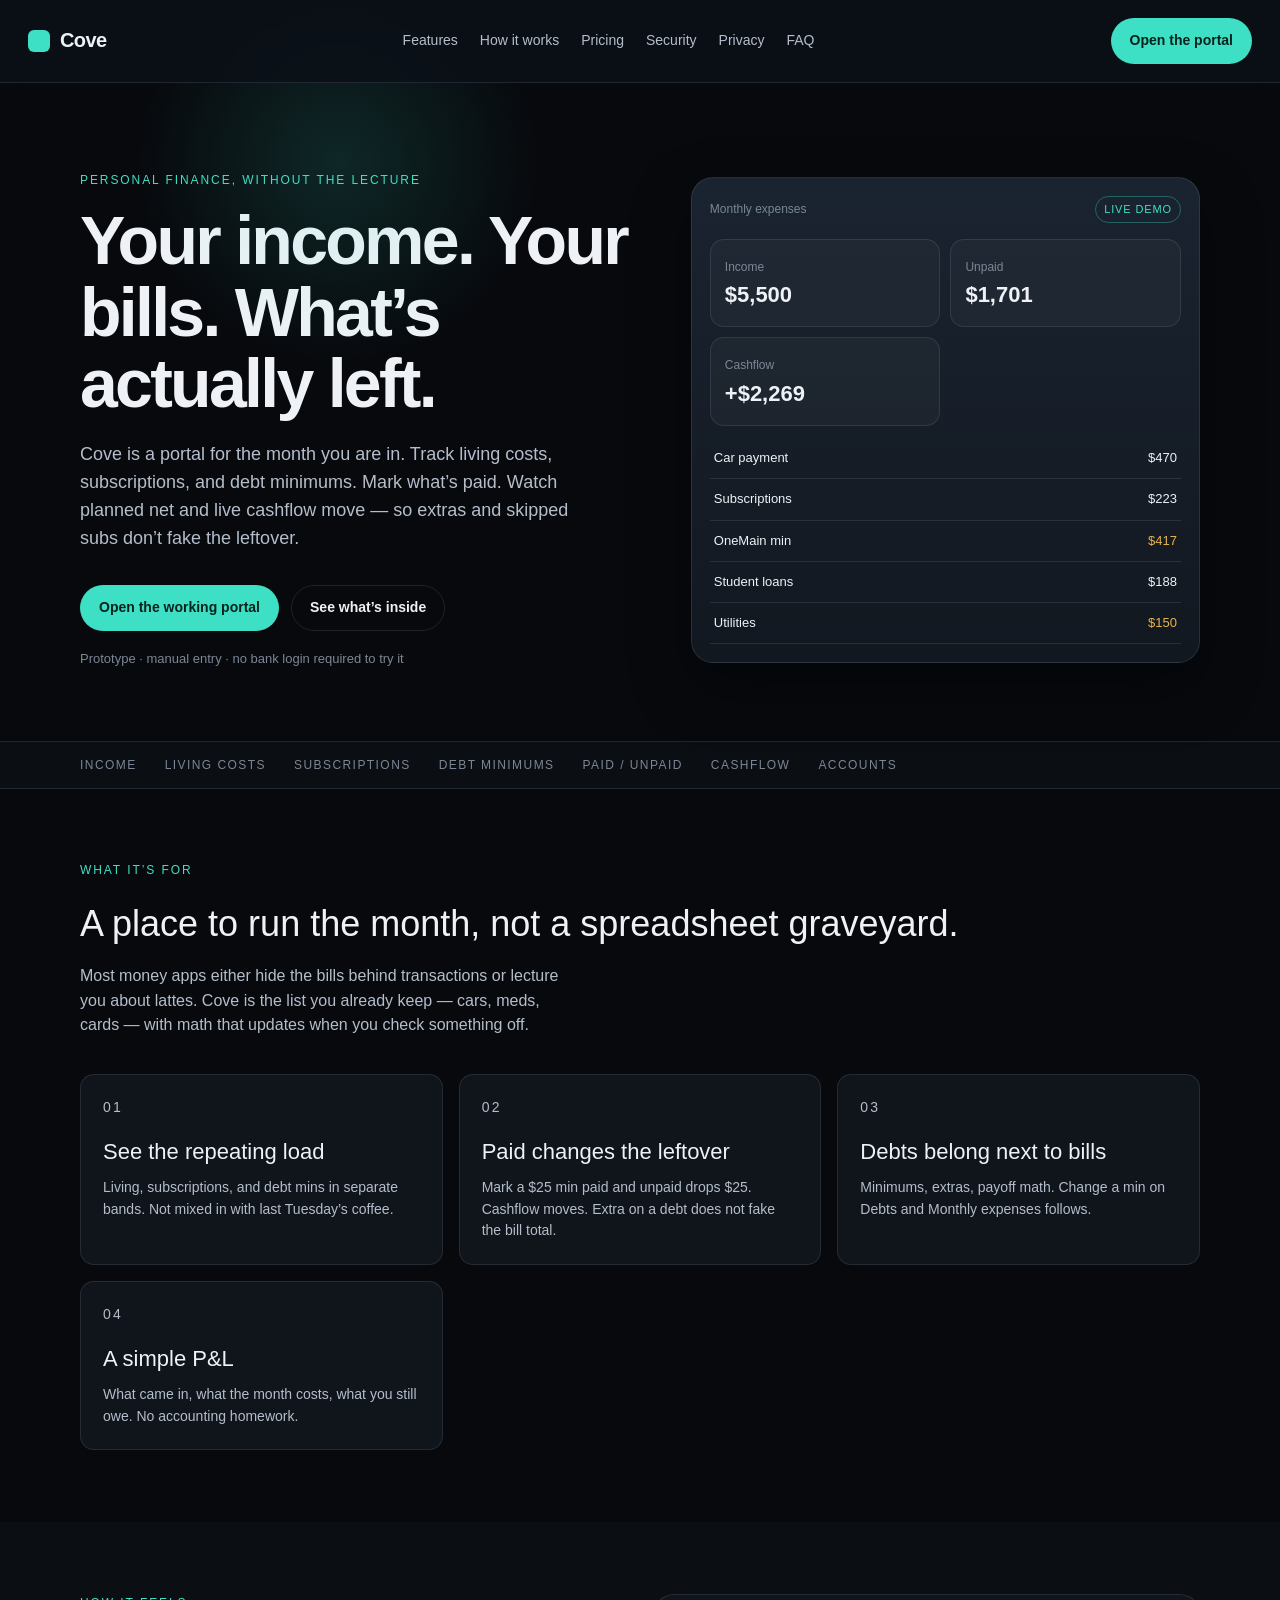
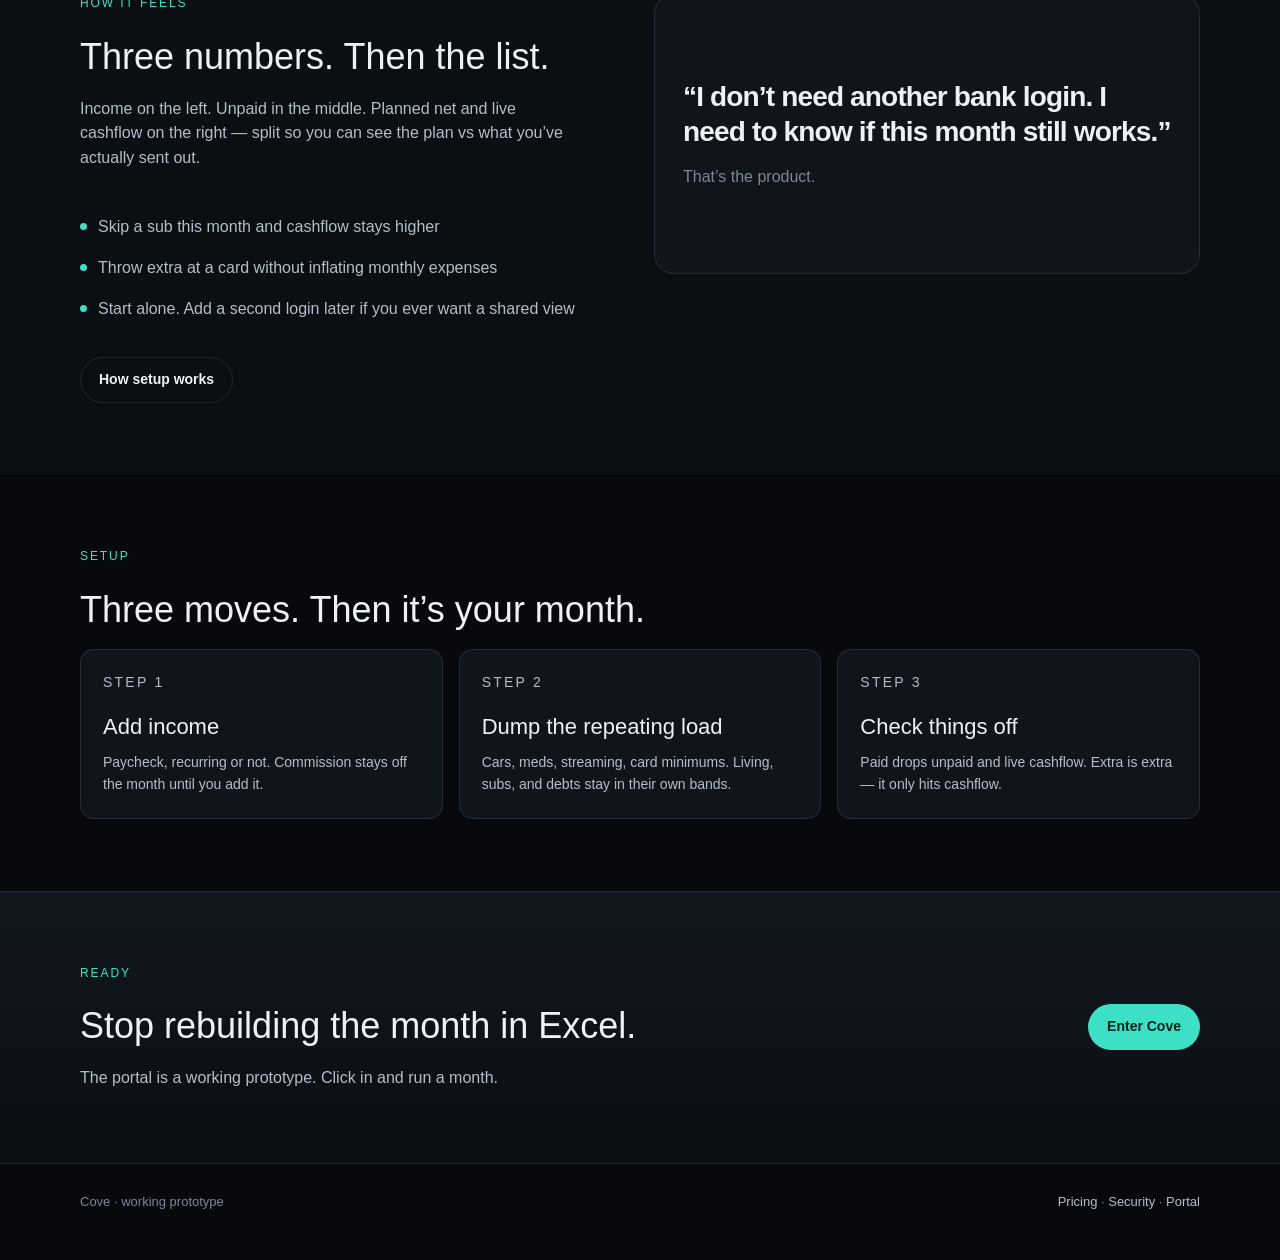
<file: index.html>
<!DOCTYPE html>
<html lang="en">
<head>
  <meta charset="UTF-8" />
  <meta name="viewport" content="width=device-width, initial-scale=1.0" />
  <title>Cove — See the month before it spends you</title>
  <link rel="stylesheet" href="css/style.css" />
</head>
<body>
  <header class="nav">
    <a class="brand" href="index.html"><span class="mark"></span>Cove</a>
    <nav class="nav-links">
      <a href="features.html">Features</a>
      <a href="how-it-works.html">How it works</a>
      <a href="pricing.html">Pricing</a>
      <a href="security.html">Security</a>
      <a href="privacy.html">Privacy</a>
      <a href="faq.html">FAQ</a>
    </nav>
    <a class="btn btn-copper" href="portal/index.html">Open the portal</a>
  </header>

  <main>
    <section class="hero hero-glow">
      <div class="wrap hero-grid">
        <div>
          <p class="eyebrow">Personal finance, without the lecture</p>
          <h1>Your income. Your bills. What’s actually left.</h1>
          <p class="lead">Cove is a portal for the month you are in. Track living costs, subscriptions, and debt minimums. Mark what’s paid. Watch planned net and live cashflow move — so extras and skipped subs don’t fake the leftover.</p>
          <div class="hero-actions">
            <a class="btn btn-copper" href="portal/index.html">Open the working portal</a>
            <a class="btn btn-ghost" href="features.html">See what’s inside</a>
          </div>
          <p class="hero-fine">Prototype · manual entry · no bank login required to try it</p>
        </div>
        <aside class="preview" aria-hidden="true">
          <div class="preview-top">
            <span>Monthly expenses</span>
            <span class="pill">Live demo</span>
          </div>
          <div class="stat-row stat-row-3">
            <div class="stat"><span>Income</span><b>$5,500</b></div>
            <div class="stat"><span>Unpaid</span><b>$1,701</b></div>
            <div class="stat"><span>Cashflow</span><b>+$2,269</b></div>
          </div>
          <div class="mini-list">
            <div class="mini-item"><span>Car payment</span><span>$470</span></div>
            <div class="mini-item"><span>Subscriptions</span><span>$223</span></div>
            <div class="mini-item"><span>OneMain min</span><span class="warn">$417</span></div>
            <div class="mini-item"><span>Student loans</span><span>$188</span></div>
            <div class="mini-item"><span>Utilities</span><span class="unpaid">$150</span></div>
          </div>
        </aside>
      </div>
    </section>

    <div class="ticker">
      <div class="wrap ticker-row">
        <span>Income</span>
        <span>Living costs</span>
        <span>Subscriptions</span>
        <span>Debt minimums</span>
        <span>Paid / unpaid</span>
        <span>Cashflow</span>
        <span>Accounts</span>
      </div>
    </div>

    <section>
      <div class="wrap">
        <p class="eyebrow">What it’s for</p>
        <h2 class="section-title">A place to run the month, not a spreadsheet graveyard.</h2>
        <p class="sub">Most money apps either hide the bills behind transactions or lecture you about lattes. Cove is the list you already keep — cars, meds, cards — with math that updates when you check something off.</p>
        <div class="cards cards-4">
          <article class="card">
            <p class="eyebrow">01</p>
            <h3>See the repeating load</h3>
            <p>Living, subscriptions, and debt mins in separate bands. Not mixed in with last Tuesday’s coffee.</p>
          </article>
          <article class="card">
            <p class="eyebrow">02</p>
            <h3>Paid changes the leftover</h3>
            <p>Mark a $25 min paid and unpaid drops $25. Cashflow moves. Extra on a debt does not fake the bill total.</p>
          </article>
          <article class="card">
            <p class="eyebrow">03</p>
            <h3>Debts belong next to bills</h3>
            <p>Minimums, extras, payoff math. Change a min on Debts and Monthly expenses follows.</p>
          </article>
          <article class="card">
            <p class="eyebrow">04</p>
            <h3>A simple P&amp;L</h3>
            <p>What came in, what the month costs, what you still owe. No accounting homework.</p>
          </article>
        </div>
      </div>
    </section>

    <section class="alt">
      <div class="wrap split">
        <div>
          <p class="eyebrow">How it feels</p>
          <h2 class="section-title">Three numbers. Then the list.</h2>
          <p class="sub">Income on the left. Unpaid in the middle. Planned net and live cashflow on the right — split so you can see the plan vs what you’ve actually sent out.</p>
          <ul class="checks">
            <li>Skip a sub this month and cashflow stays higher</li>
            <li>Throw extra at a card without inflating monthly expenses</li>
            <li>Start alone. Add a second login later if you ever want a shared view</li>
          </ul>
          <a class="btn btn-ghost" href="how-it-works.html">How setup works</a>
        </div>
        <div class="panel quote-panel">
          <p class="quote">“I don’t need another bank login. I need to know if this month still works.”</p>
          <p class="quote-meta">That’s the product.</p>
        </div>
      </div>
    </section>

    <section>
      <div class="wrap">
        <p class="eyebrow">Setup</p>
        <h2 class="section-title">Three moves. Then it’s your month.</h2>
        <div class="cards">
          <article class="card">
            <p class="eyebrow">Step 1</p>
            <h3>Add income</h3>
            <p>Paycheck, recurring or not. Commission stays off the month until you add it.</p>
          </article>
          <article class="card">
            <p class="eyebrow">Step 2</p>
            <h3>Dump the repeating load</h3>
            <p>Cars, meds, streaming, card minimums. Living, subs, and debts stay in their own bands.</p>
          </article>
          <article class="card">
            <p class="eyebrow">Step 3</p>
            <h3>Check things off</h3>
            <p>Paid drops unpaid and live cashflow. Extra is extra — it only hits cashflow.</p>
          </article>
        </div>
      </div>
    </section>

    <section class="cta-band">
      <div class="wrap cta-inner">
        <div>
          <p class="eyebrow">Ready</p>
          <h2 class="section-title">Stop rebuilding the month in Excel.</h2>
          <p class="sub" style="margin-bottom:0">The portal is a working prototype. Click in and run a month.</p>
        </div>
        <a class="btn btn-copper" href="portal/index.html">Enter Cove</a>
      </div>
    </section>
  </main>

  <footer>
    <div class="wrap foot">
      <span>Cove · working prototype</span>
      <div>
        <a href="pricing.html">Pricing</a> ·
        <a href="security.html">Security</a> ·
        <a href="portal/index.html">Portal</a>
      </div>
    </div>
  </footer>
</body>
</html>
</file>
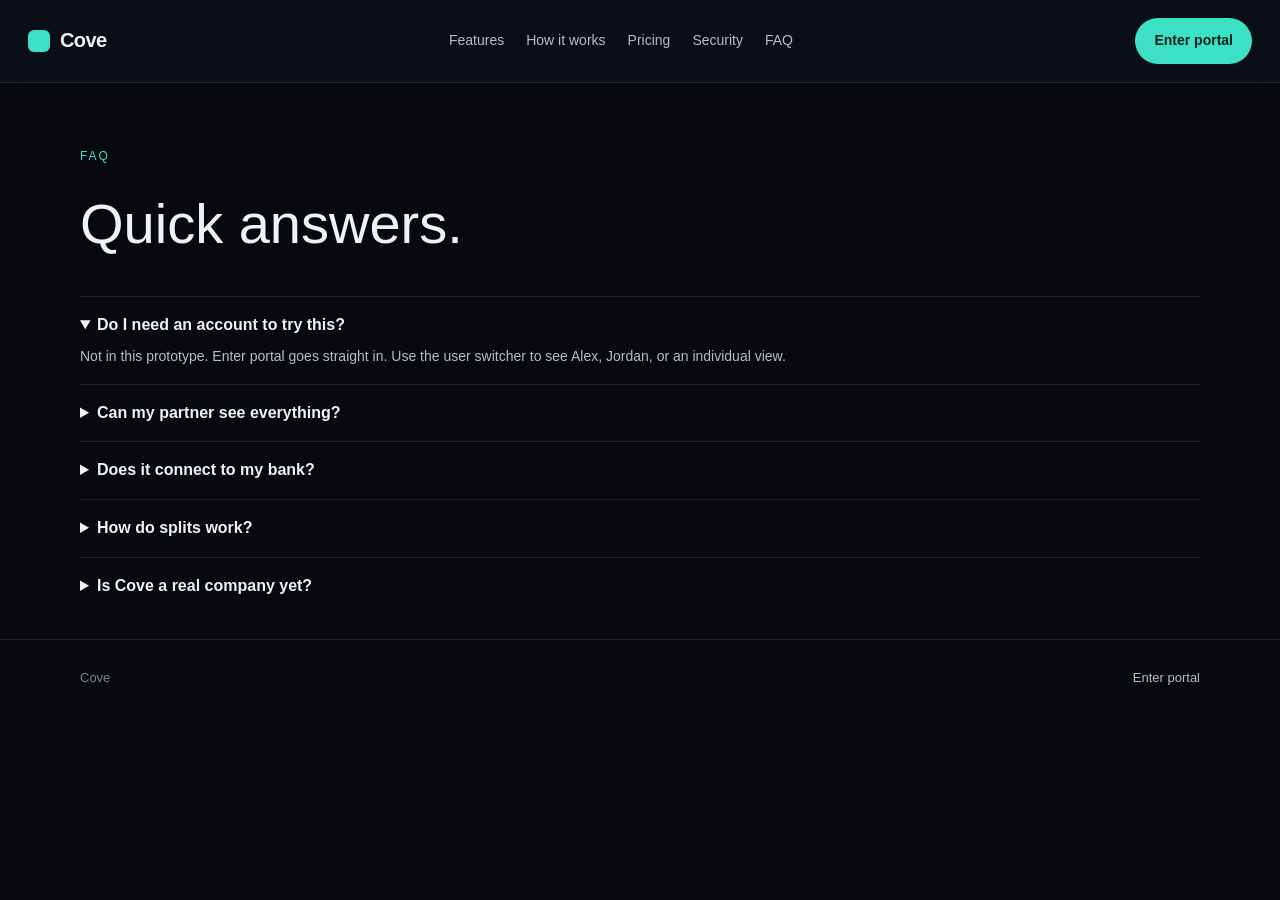
<file: faq.html>
<!DOCTYPE html>
<html lang="en">
<head>
  <meta charset="UTF-8" />
  <meta name="viewport" content="width=device-width, initial-scale=1.0" />
  <title>FAQ — Cove</title>
  <link rel="stylesheet" href="css/style.css" />
</head>
<body>
  <header class="nav">
    <a class="brand" href="index.html"><span class="mark"></span>Cove</a>
    <nav class="nav-links">
      <a href="features.html">Features</a>
      <a href="how-it-works.html">How it works</a>
      <a href="pricing.html">Pricing</a>
      <a href="security.html">Security</a>
      <a href="faq.html">FAQ</a>
    </nav>
    <a class="btn btn-copper" href="portal/index.html">Enter portal</a>
  </header>
  <main class="wrap page-hero">
    <p class="eyebrow">FAQ</p>
    <h1>Quick answers.</h1>
    <div class="faq" style="margin-top:28px">
      <details open>
        <summary>Do I need an account to try this?</summary>
        <p>Not in this prototype. Enter portal goes straight in. Use the user switcher to see Alex, Jordan, or an individual view.</p>
      </details>
      <details>
        <summary>Can my partner see everything?</summary>
        <p>Shared items and visible personal accounts, yes. Hide any personal account so it stays off their screen.</p>
      </details>
      <details>
        <summary>Does it connect to my bank?</summary>
        <p>Not in v1. Everything is manual. Bank linking would only happen later through a third-party aggregator — never by typing bank passwords into Cove.</p>
      </details>
      <details>
        <summary>How do splits work?</summary>
        <p>Default 50/50. Change the percent or assign who pays. Settle-up keeps a running balance.</p>
      </details>
      <details>
        <summary>Is Cove a real company yet?</summary>
        <p>This is a working product draft so you can click through the idea and change it.</p>
      </details>
    </div>
  </main>
  <footer><div class="wrap foot"><span>Cove</span><a href="portal/index.html">Enter portal</a></div></footer>
</body>
</html>
</file>
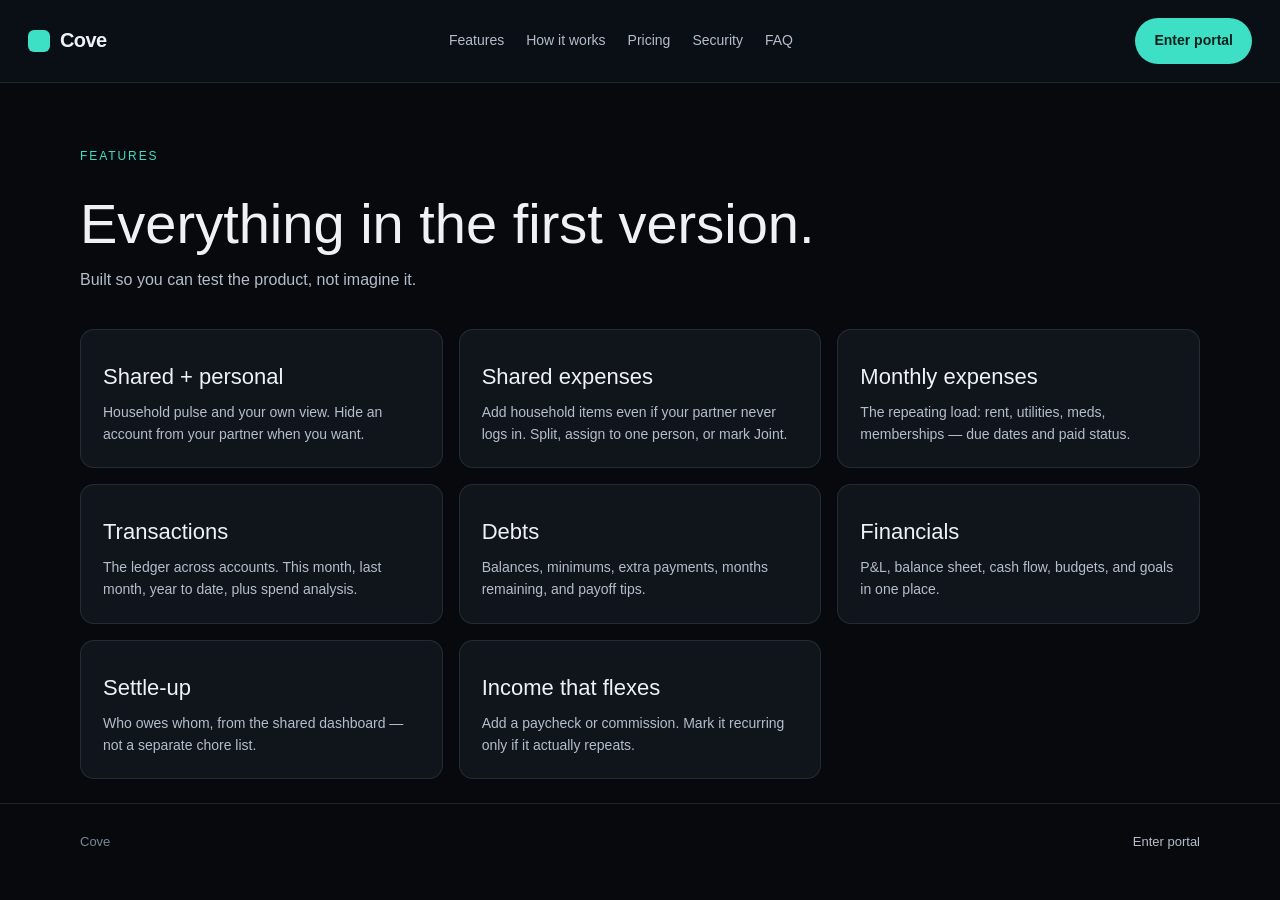
<file: features.html>
<!DOCTYPE html>
<html lang="en">
<head>
  <meta charset="UTF-8" />
  <meta name="viewport" content="width=device-width, initial-scale=1.0" />
  <title>Features — Cove</title>
  <link rel="stylesheet" href="css/style.css" />
</head>
<body>
  <header class="nav">
    <a class="brand" href="index.html"><span class="mark"></span>Cove</a>
    <nav class="nav-links">
      <a href="features.html">Features</a>
      <a href="how-it-works.html">How it works</a>
      <a href="pricing.html">Pricing</a>
      <a href="security.html">Security</a>
      <a href="faq.html">FAQ</a>
    </nav>
    <a class="btn btn-copper" href="portal/index.html">Enter portal</a>
  </header>
  <main class="wrap page-hero">
    <p class="eyebrow">Features</p>
    <h1>Everything in the first version.</h1>
    <p class="sub">Built so you can test the product, not imagine it.</p>
    <div class="cards" style="margin-top:32px">
      <article class="card"><h3>Shared + personal</h3><p>Household pulse and your own view. Hide an account from your partner when you want.</p></article>
      <article class="card"><h3>Shared expenses</h3><p>Add household items even if your partner never logs in. Split, assign to one person, or mark Joint.</p></article>
      <article class="card"><h3>Monthly expenses</h3><p>The repeating load: rent, utilities, meds, memberships — due dates and paid status.</p></article>
      <article class="card"><h3>Transactions</h3><p>The ledger across accounts. This month, last month, year to date, plus spend analysis.</p></article>
      <article class="card"><h3>Debts</h3><p>Balances, minimums, extra payments, months remaining, and payoff tips.</p></article>
      <article class="card"><h3>Financials</h3><p>P&L, balance sheet, cash flow, budgets, and goals in one place.</p></article>
      <article class="card"><h3>Settle-up</h3><p>Who owes whom, from the shared dashboard — not a separate chore list.</p></article>
      <article class="card"><h3>Income that flexes</h3><p>Add a paycheck or commission. Mark it recurring only if it actually repeats.</p></article>
    </div>
  </main>
  <footer><div class="wrap foot"><span>Cove</span><a href="portal/index.html">Enter portal</a></div></footer>
</body>
</html>
</file>
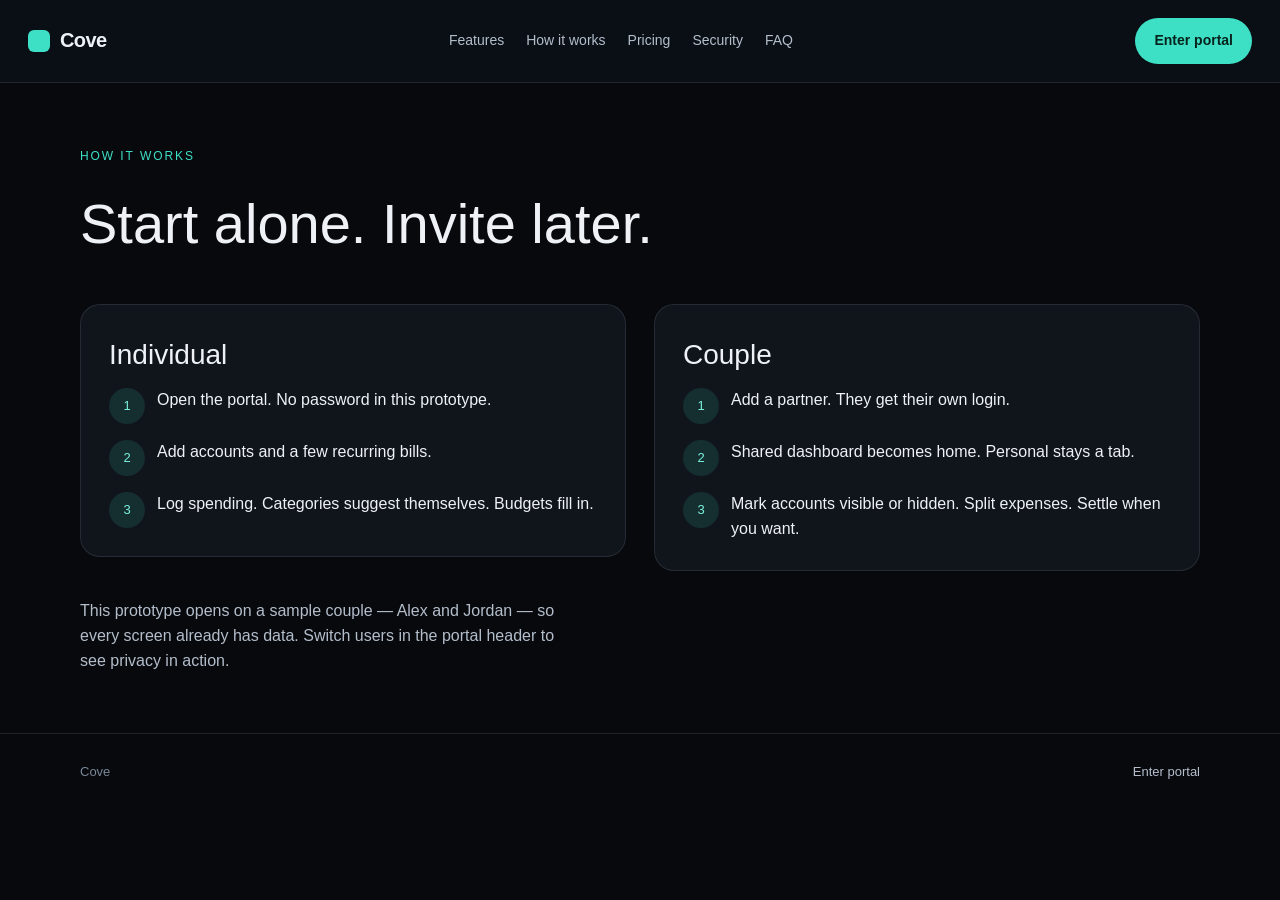
<file: how-it-works.html>
<!DOCTYPE html>
<html lang="en">
<head>
  <meta charset="UTF-8" />
  <meta name="viewport" content="width=device-width, initial-scale=1.0" />
  <title>How it works — Cove</title>
  <link rel="stylesheet" href="css/style.css" />
</head>
<body>
  <header class="nav">
    <a class="brand" href="index.html"><span class="mark"></span>Cove</a>
    <nav class="nav-links">
      <a href="features.html">Features</a>
      <a href="how-it-works.html">How it works</a>
      <a href="pricing.html">Pricing</a>
      <a href="security.html">Security</a>
      <a href="faq.html">FAQ</a>
    </nav>
    <a class="btn btn-copper" href="portal/index.html">Enter portal</a>
  </header>
  <main class="wrap page-hero">
    <p class="eyebrow">How it works</p>
    <h1>Start alone. Invite later.</h1>
    <div class="split" style="margin-top:36px">
      <div class="panel">
        <h2 class="section-title" style="font-size:28px">Individual</h2>
        <div class="steps">
          <div class="step"><div class="num">1</div><p>Open the portal. No password in this prototype.</p></div>
          <div class="step"><div class="num">2</div><p>Add accounts and a few recurring bills.</p></div>
          <div class="step"><div class="num">3</div><p>Log spending. Categories suggest themselves. Budgets fill in.</p></div>
        </div>
      </div>
      <div class="panel">
        <h2 class="section-title" style="font-size:28px">Couple</h2>
        <div class="steps">
          <div class="step"><div class="num">1</div><p>Add a partner. They get their own login.</p></div>
          <div class="step"><div class="num">2</div><p>Shared dashboard becomes home. Personal stays a tab.</p></div>
          <div class="step"><div class="num">3</div><p>Mark accounts visible or hidden. Split expenses. Settle when you want.</p></div>
        </div>
      </div>
    </div>
    <p class="sub" style="margin-top:28px">This prototype opens on a sample couple — Alex and Jordan — so every screen already has data. Switch users in the portal header to see privacy in action.</p>
  </main>
  <footer><div class="wrap foot"><span>Cove</span><a href="portal/index.html">Enter portal</a></div></footer>
</body>
</html>
</file>
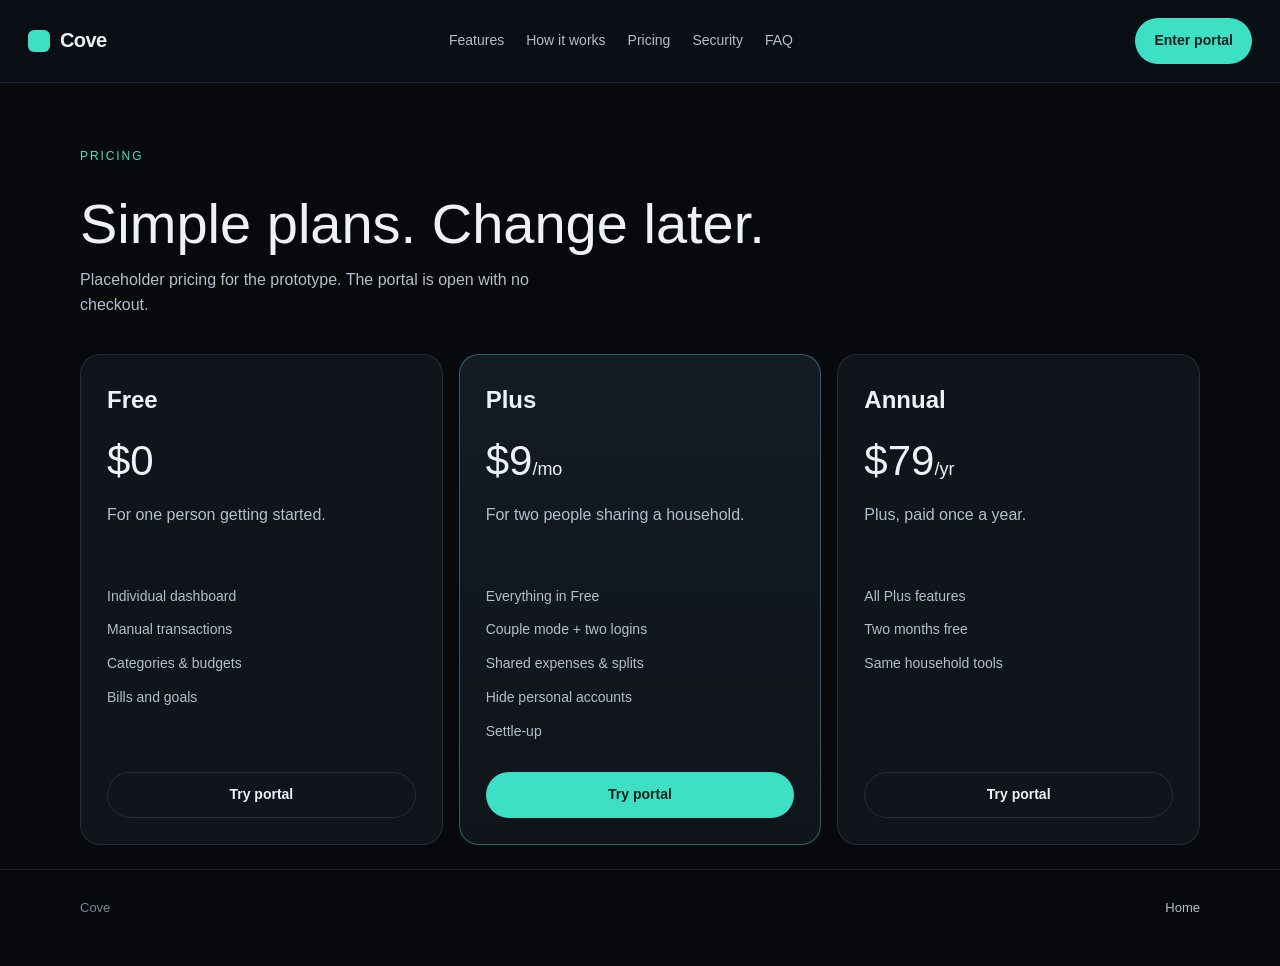
<file: pricing.html>
<!DOCTYPE html>
<html lang="en">
<head>
  <meta charset="UTF-8" />
  <meta name="viewport" content="width=device-width, initial-scale=1.0" />
  <title>Pricing — Cove</title>
  <link rel="stylesheet" href="css/style.css" />
</head>
<body>
  <header class="nav">
    <a class="brand" href="index.html"><span class="mark"></span>Cove</a>
    <nav class="nav-links">
      <a href="features.html">Features</a>
      <a href="how-it-works.html">How it works</a>
      <a href="pricing.html">Pricing</a>
      <a href="security.html">Security</a>
      <a href="faq.html">FAQ</a>
    </nav>
    <a class="btn btn-copper" href="portal/index.html">Enter portal</a>
  </header>
  <main class="wrap page-hero">
    <p class="eyebrow">Pricing</p>
    <h1>Simple plans. Change later.</h1>
    <p class="sub">Placeholder pricing for the prototype. The portal is open with no checkout.</p>
    <div class="price-grid" style="margin-top:36px">
      <article class="price">
        <h3>Free</h3>
        <div class="amt">$0</div>
        <p class="sub">For one person getting started.</p>
        <ul>
          <li>Individual dashboard</li>
          <li>Manual transactions</li>
          <li>Categories & budgets</li>
          <li>Bills and goals</li>
        </ul>
        <a class="btn btn-ghost" href="portal/index.html">Try portal</a>
      </article>
      <article class="price featured">
        <h3>Plus</h3>
        <div class="amt">$9<span style="font-size:18px">/mo</span></div>
        <p class="sub">For two people sharing a household.</p>
        <ul>
          <li>Everything in Free</li>
          <li>Couple mode + two logins</li>
          <li>Shared expenses & splits</li>
          <li>Hide personal accounts</li>
          <li>Settle-up</li>
        </ul>
        <a class="btn btn-copper" href="portal/index.html">Try portal</a>
      </article>
      <article class="price">
        <h3>Annual</h3>
        <div class="amt">$79<span style="font-size:18px">/yr</span></div>
        <p class="sub">Plus, paid once a year.</p>
        <ul>
          <li>All Plus features</li>
          <li>Two months free</li>
          <li>Same household tools</li>
        </ul>
        <a class="btn btn-ghost" href="portal/index.html">Try portal</a>
      </article>
    </div>
  </main>
  <footer><div class="wrap foot"><span>Cove</span><a href="index.html">Home</a></div></footer>
</body>
</html>
</file>
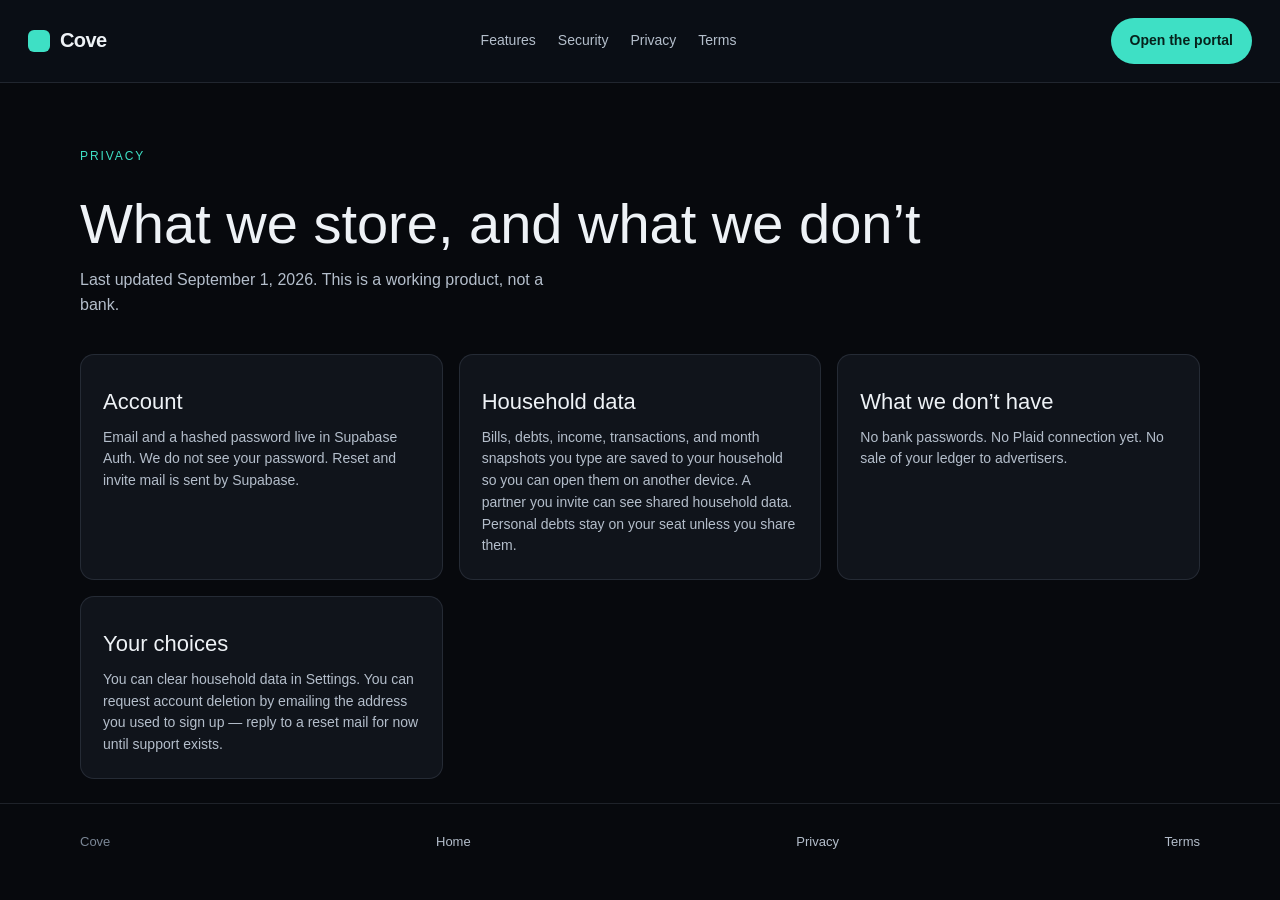
<file: privacy.html>
<!DOCTYPE html>
<html lang="en">
<head>
  <meta charset="UTF-8" />
  <meta name="viewport" content="width=device-width, initial-scale=1.0" />
  <title>Privacy — Cove</title>
  <link rel="stylesheet" href="css/style.css" />
</head>
<body>
  <header class="nav">
    <a class="brand" href="index.html"><span class="mark"></span>Cove</a>
    <nav class="nav-links">
      <a href="features.html">Features</a>
      <a href="security.html">Security</a>
      <a href="privacy.html">Privacy</a>
      <a href="terms.html">Terms</a>
    </nav>
    <a class="btn btn-copper" href="portal/index.html">Open the portal</a>
  </header>
  <main class="wrap page-hero">
    <p class="eyebrow">Privacy</p>
    <h1>What we store, and what we don’t</h1>
    <p class="sub">Last updated September 1, 2026. This is a working product, not a bank.</p>
    <div class="cards" style="margin-top:28px">
      <article class="card">
        <h3>Account</h3>
        <p>Email and a hashed password live in Supabase Auth. We do not see your password. Reset and invite mail is sent by Supabase.</p>
      </article>
      <article class="card">
        <h3>Household data</h3>
        <p>Bills, debts, income, transactions, and month snapshots you type are saved to your household so you can open them on another device. A partner you invite can see shared household data. Personal debts stay on your seat unless you share them.</p>
      </article>
      <article class="card">
        <h3>What we don’t have</h3>
        <p>No bank passwords. No Plaid connection yet. No sale of your ledger to advertisers.</p>
      </article>
      <article class="card">
        <h3>Your choices</h3>
        <p>You can clear household data in Settings. You can request account deletion by emailing the address you used to sign up — reply to a reset mail for now until support exists.</p>
      </article>
    </div>
  </main>
  <footer><div class="wrap foot"><span>Cove</span><a href="index.html">Home</a><a href="privacy.html">Privacy</a><a href="terms.html">Terms</a></div></footer>
</body>
</html>
</file>
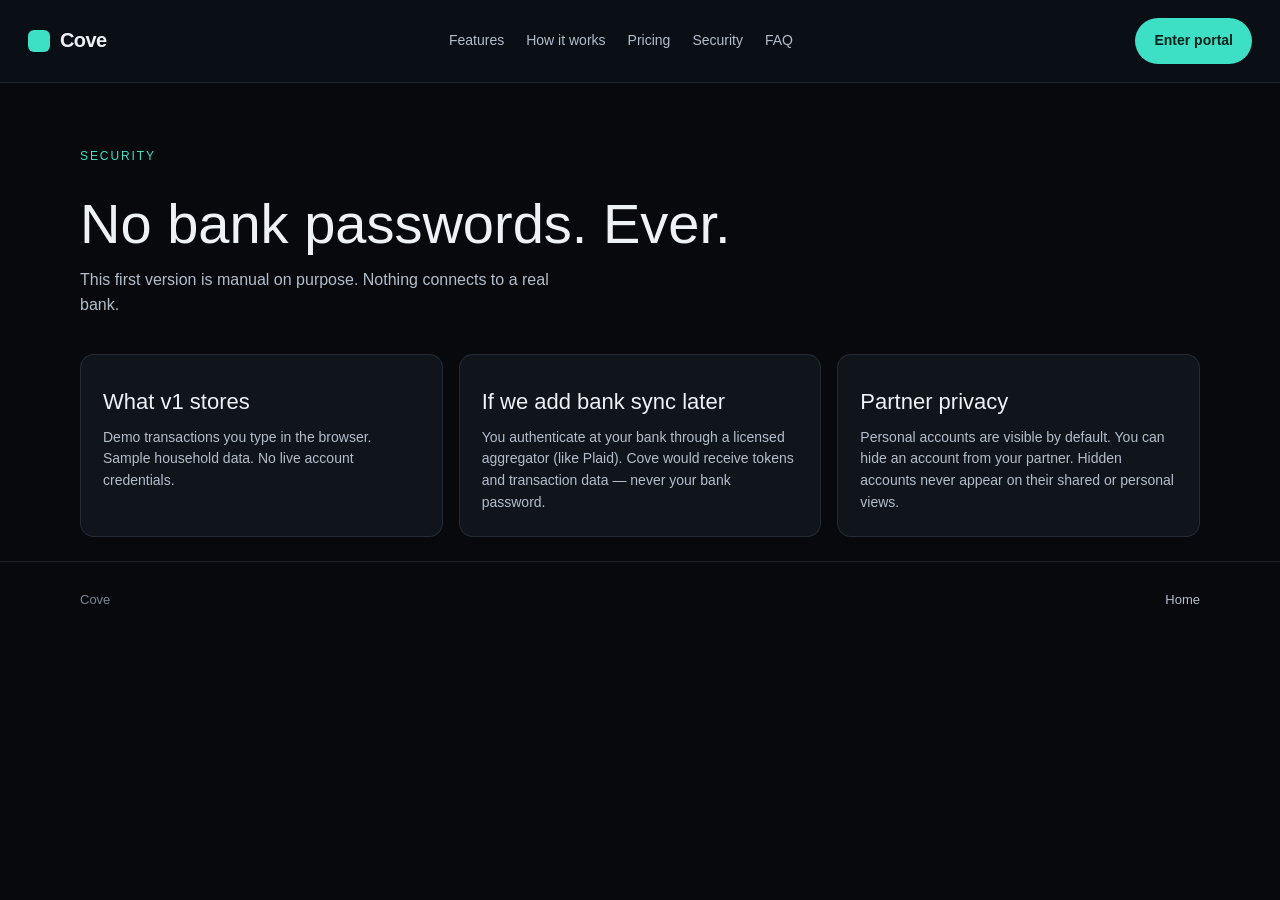
<file: security.html>
<!DOCTYPE html>
<html lang="en">
<head>
  <meta charset="UTF-8" />
  <meta name="viewport" content="width=device-width, initial-scale=1.0" />
  <title>Security — Cove</title>
  <link rel="stylesheet" href="css/style.css" />
</head>
<body>
  <header class="nav">
    <a class="brand" href="index.html"><span class="mark"></span>Cove</a>
    <nav class="nav-links">
      <a href="features.html">Features</a>
      <a href="how-it-works.html">How it works</a>
      <a href="pricing.html">Pricing</a>
      <a href="security.html">Security</a>
      <a href="faq.html">FAQ</a>
    </nav>
    <a class="btn btn-copper" href="portal/index.html">Enter portal</a>
  </header>
  <main class="wrap page-hero">
    <p class="eyebrow">Security</p>
    <h1>No bank passwords. Ever.</h1>
    <p class="sub">This first version is manual on purpose. Nothing connects to a real bank.</p>
    <div class="cards" style="margin-top:28px">
      <article class="card">
        <h3>What v1 stores</h3>
        <p>Demo transactions you type in the browser. Sample household data. No live account credentials.</p>
      </article>
      <article class="card">
        <h3>If we add bank sync later</h3>
        <p>You authenticate at your bank through a licensed aggregator (like Plaid). Cove would receive tokens and transaction data — never your bank password.</p>
      </article>
      <article class="card">
        <h3>Partner privacy</h3>
        <p>Personal accounts are visible by default. You can hide an account from your partner. Hidden accounts never appear on their shared or personal views.</p>
      </article>
    </div>
  </main>
  <footer><div class="wrap foot"><span>Cove</span><a href="index.html">Home</a></div></footer>
</body>
</html>
</file>
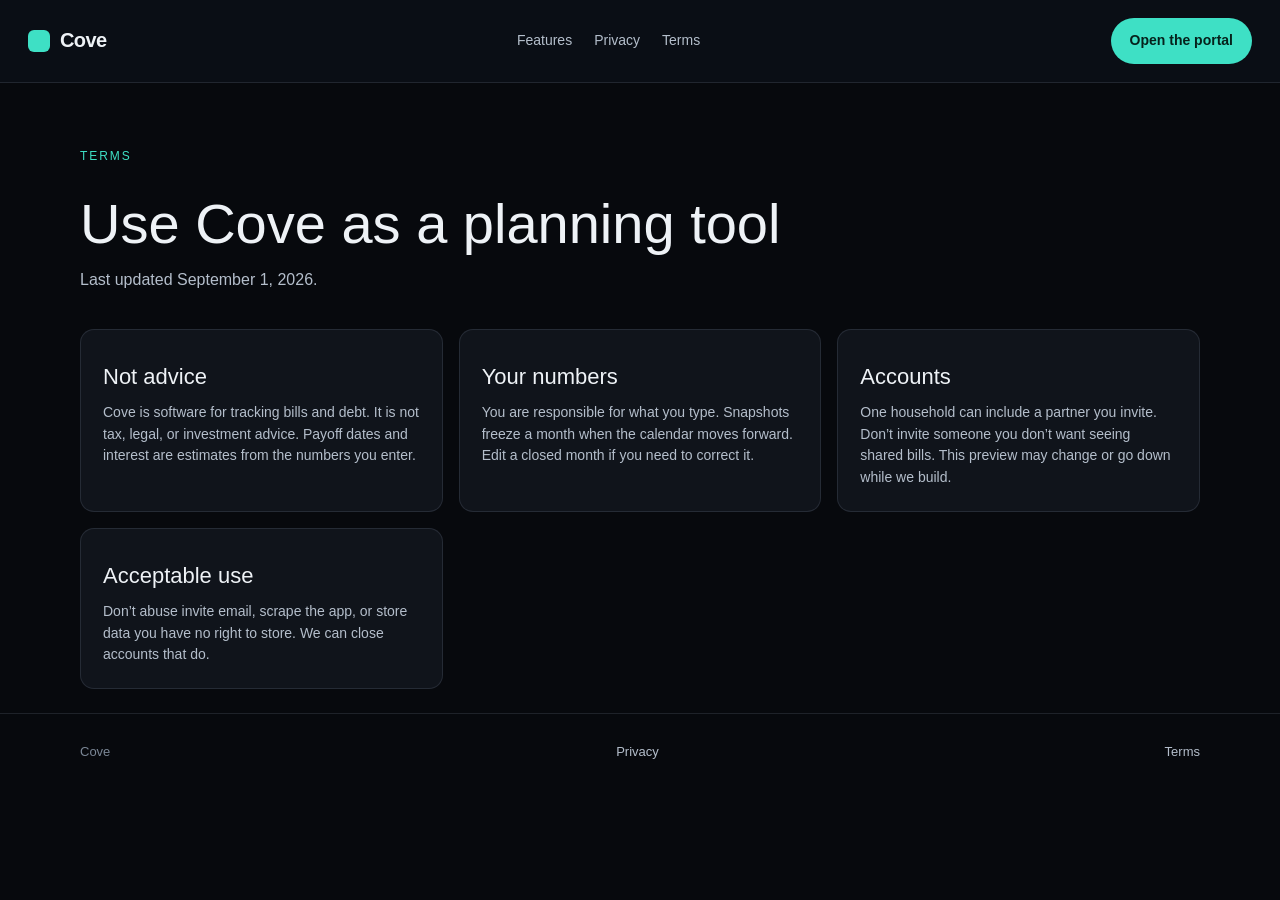
<file: terms.html>
<!DOCTYPE html>
<html lang="en">
<head>
  <meta charset="UTF-8" />
  <meta name="viewport" content="width=device-width, initial-scale=1.0" />
  <title>Terms — Cove</title>
  <link rel="stylesheet" href="css/style.css" />
</head>
<body>
  <header class="nav">
    <a class="brand" href="index.html"><span class="mark"></span>Cove</a>
    <nav class="nav-links">
      <a href="features.html">Features</a>
      <a href="privacy.html">Privacy</a>
      <a href="terms.html">Terms</a>
    </nav>
    <a class="btn btn-copper" href="portal/index.html">Open the portal</a>
  </header>
  <main class="wrap page-hero">
    <p class="eyebrow">Terms</p>
    <h1>Use Cove as a planning tool</h1>
    <p class="sub">Last updated September 1, 2026.</p>
    <div class="cards" style="margin-top:28px">
      <article class="card">
        <h3>Not advice</h3>
        <p>Cove is software for tracking bills and debt. It is not tax, legal, or investment advice. Payoff dates and interest are estimates from the numbers you enter.</p>
      </article>
      <article class="card">
        <h3>Your numbers</h3>
        <p>You are responsible for what you type. Snapshots freeze a month when the calendar moves forward. Edit a closed month if you need to correct it.</p>
      </article>
      <article class="card">
        <h3>Accounts</h3>
        <p>One household can include a partner you invite. Don’t invite someone you don’t want seeing shared bills. This preview may change or go down while we build.</p>
      </article>
      <article class="card">
        <h3>Acceptable use</h3>
        <p>Don’t abuse invite email, scrape the app, or store data you have no right to store. We can close accounts that do.</p>
      </article>
    </div>
  </main>
  <footer><div class="wrap foot"><span>Cove</span><a href="privacy.html">Privacy</a><a href="terms.html">Terms</a></div></footer>
</body>
</html>
</file>
<file: css/style.css>
:root {
  --ink: #07090d;
  --ink-2: #10141b;
  --ink-3: #171c25;
  --line: rgba(148, 163, 184, 0.16);
  --cream: #eef2f6;
  --cream-dim: #b4becb;
  --muted: #7b8796;
  --copper: #3ee0c5;
  --copper-2: #7af0dc;
  --good: #3ee0c5;
  --warn: #e7b34d;
  --bad: #f07167;
  --shadow: 0 24px 60px rgba(0, 0, 0, 0.4);
  --radius: 14px;
  --max: 1120px;
  --font: "Segoe UI", Inter, Helvetica, Arial, sans-serif;
  --sans: "Segoe UI", Inter, Helvetica, Arial, sans-serif;
}

* { box-sizing: border-box; margin: 0; padding: 0; }
html { scroll-behavior: smooth; }
body {
  background: var(--ink);
  color: var(--cream);
  font-family: var(--sans);
  line-height: 1.55;
  min-height: 100vh;
}
a { color: inherit; text-decoration: none; }
img { max-width: 100%; }

.nav {
  position: sticky; top: 0; z-index: 40;
  display: flex; align-items: center; justify-content: space-between;
  padding: 18px 28px;
  background: rgba(12, 17, 24, 0.82);
  backdrop-filter: blur(16px);
  border-bottom: 1px solid var(--line);
}
.brand {
  display: flex; align-items: center; gap: 10px;
  font-family: var(--sans);
  font-size: 20px; letter-spacing: -0.03em; font-weight: 650;
}
.mark {
  width: 22px; height: 22px; border-radius: 6px;
  background: #3ee0c5;
  box-shadow: none;
}
.nav-links { display: flex; gap: 22px; align-items: center; font-size: 14px; color: var(--cream-dim); }
.nav-links a:hover { color: var(--cream); }
.btn {
  display: inline-flex; align-items: center; justify-content: center;
  padding: 11px 18px; border-radius: 999px; border: 1px solid transparent;
  font-size: 14px; font-weight: 600; cursor: pointer;
  transition: 0.2s ease;
}
.btn-copper {
  background: #3ee0c5;
  color: #06221c;
}
.btn-copper:hover { filter: brightness(1.06); }
.btn-ghost {
  border-color: var(--line); color: var(--cream);
  background: transparent;
}
.btn-ghost:hover { background: rgba(244,234,216,0.06); }

.wrap { width: min(var(--max), calc(100% - 48px)); margin: 0 auto; }

.hero { padding: 88px 0 72px; position: relative; }
.hero-glow::before {
  content: "";
  position: absolute; inset: -20% auto auto 10%;
  width: 420px; height: 420px; border-radius: 50%;
  background: radial-gradient(circle, rgba(62,224,197,0.14), transparent 68%);
  pointer-events: none;
}
.hero-fine { margin-top: 18px; color: var(--muted); font-size: 13px; }
.pill {
  font-size: 11px; letter-spacing: 0.08em; text-transform: uppercase;
  border: 1px solid rgba(62,224,197,0.35); color: var(--copper);
  border-radius: 999px; padding: 4px 8px;
}
.stat-row-3 { grid-template-columns: 1fr 1fr 1fr; }
.warn { color: var(--warn); }
.mini-item em { color: var(--muted); font-style: normal; font-size: 11px; margin-left: 6px; }

.ticker {
  border-top: 1px solid var(--line);
  border-bottom: 1px solid var(--line);
  padding: 14px 0;
  background: #0b0e13;
}
.ticker-row {
  display: flex; flex-wrap: wrap; gap: 10px 28px;
  color: var(--muted); font-size: 12px; letter-spacing: 0.12em; text-transform: uppercase;
}

.cards-4 { grid-template-columns: repeat(4, 1fr); }
.alt { background: #0b0e13; }
.checks { list-style: none; margin: 0 0 28px; color: var(--cream-dim); }
.checks li { padding: 8px 0 8px 18px; position: relative; }
.checks li::before {
  content: ""; position: absolute; left: 0; top: 16px;
  width: 7px; height: 7px; border-radius: 50%; background: var(--copper);
}
.quote-panel { display: grid; align-content: center; min-height: 280px; }
.quote {
  font-size: 28px; line-height: 1.25; font-weight: 550; letter-spacing: -0.03em;
}
.quote-meta { color: var(--muted); margin-top: 16px; }
.cta-band {
  background: linear-gradient(180deg, #121820, #0b0e13);
  border-top: 1px solid var(--line);
}
.cta-inner {
  display: flex; justify-content: space-between; align-items: center; gap: 24px; flex-wrap: wrap;
}
.eyebrow {
  color: var(--copper); font-size: 12px; letter-spacing: 0.16em;
  text-transform: uppercase; margin-bottom: 16px;
}
.hero h1 {
  font-family: var(--sans);
  font-size: clamp(40px, 6vw, 68px);
  line-height: 1.05; font-weight: 600; letter-spacing: -0.04em;
  max-width: 16ch;
}
.hero p.lead {
  margin-top: 22px; max-width: 52ch;
  color: var(--cream-dim); font-size: 18px;
}
.hero-actions { display: flex; gap: 12px; margin-top: 32px; flex-wrap: wrap; }
.hero-grid {
  display: grid; grid-template-columns: 1.05fr 0.95fr;
  gap: 48px; align-items: center;
}
.preview {
  background: linear-gradient(180deg, #1a2330, #121820);
  border: 1px solid var(--line);
  border-radius: 22px; padding: 18px;
  box-shadow: var(--shadow);
}
.preview-top { display: flex; justify-content: space-between; align-items: center; margin-bottom: 16px; color: var(--muted); font-size: 12px; }
.stat-row { display: grid; grid-template-columns: 1fr 1fr; gap: 10px; }
.stat {
  background: rgba(255,255,255,0.03);
  border: 1px solid var(--line);
  border-radius: 14px; padding: 14px;
}
.stat b { display: block; font-size: 22px; font-family: var(--font); }
.stat span { color: var(--muted); font-size: 12px; }
.mini-list { margin-top: 12px; }
.mini-item {
  display: flex; justify-content: space-between; padding: 10px 4px;
  border-bottom: 1px solid var(--line); font-size: 13px;
}
.paid { color: var(--good); }
.unpaid { color: var(--warn); }

section { padding: 72px 0; }
.section-title {
  font-family: var(--font); font-size: 36px; font-weight: 500; margin-bottom: 12px;
}
.sub { color: var(--cream-dim); max-width: 56ch; margin-bottom: 36px; }

.cards { display: grid; grid-template-columns: repeat(3, 1fr); gap: 16px; }
.card {
  background: var(--ink-2);
  border: 1px solid var(--line);
  border-radius: var(--radius); padding: 22px;
}
.card h3 { font-family: var(--font); font-size: 22px; margin: 8px 0 8px; font-weight: 500; }
.card p { color: var(--cream-dim); font-size: 14px; }

.split { display: grid; grid-template-columns: 1fr 1fr; gap: 28px; align-items: start; }
.panel {
  background: var(--ink-2); border: 1px solid var(--line);
  border-radius: 20px; padding: 28px;
}
.steps { display: grid; gap: 16px; }
.step { display: grid; grid-template-columns: 36px 1fr; gap: 12px; }
.num {
  width: 36px; height: 36px; border-radius: 50%;
  display: grid; place-items: center;
  background: rgba(62,224,197,0.12); color: var(--copper-2); font-size: 13px;
}

.price-grid { display: grid; grid-template-columns: repeat(3, 1fr); gap: 16px; }
.price {
  background: var(--ink-2); border: 1px solid var(--line);
  border-radius: 20px; padding: 26px; display: flex; flex-direction: column;
}
.price.featured { border-color: rgba(62,224,197,0.4); background: linear-gradient(180deg, #141b24, #10141b); }
.price h3 { font-family: var(--font); font-size: 24px; }
.price .amt { font-family: var(--font); font-size: 42px; margin: 10px 0; }
.price ul { list-style: none; margin: 16px 0 24px; color: var(--cream-dim); font-size: 14px; }
.price li { padding: 6px 0; }
.price .btn { margin-top: auto; }

.faq details {
  border-top: 1px solid var(--line); padding: 16px 0;
}
.faq summary { cursor: pointer; font-weight: 600; }
.faq p { color: var(--cream-dim); margin-top: 8px; font-size: 14px; }

.page-hero { padding: 64px 0 24px; }
.page-hero h1 { font-family: var(--font); font-size: clamp(36px, 5vw, 56px); font-weight: 500; }

footer {
  border-top: 1px solid var(--line);
  padding: 28px 0 48px; color: var(--muted); font-size: 13px;
}
.foot { display: flex; justify-content: space-between; gap: 16px; flex-wrap: wrap; }
.foot a { color: var(--cream-dim); }

@media (max-width: 860px) {
  .hero-grid, .cards, .cards-4, .split, .price-grid, .stat-row-3 { grid-template-columns: 1fr; }
  .nav-links { display: none; }
}
</file>
